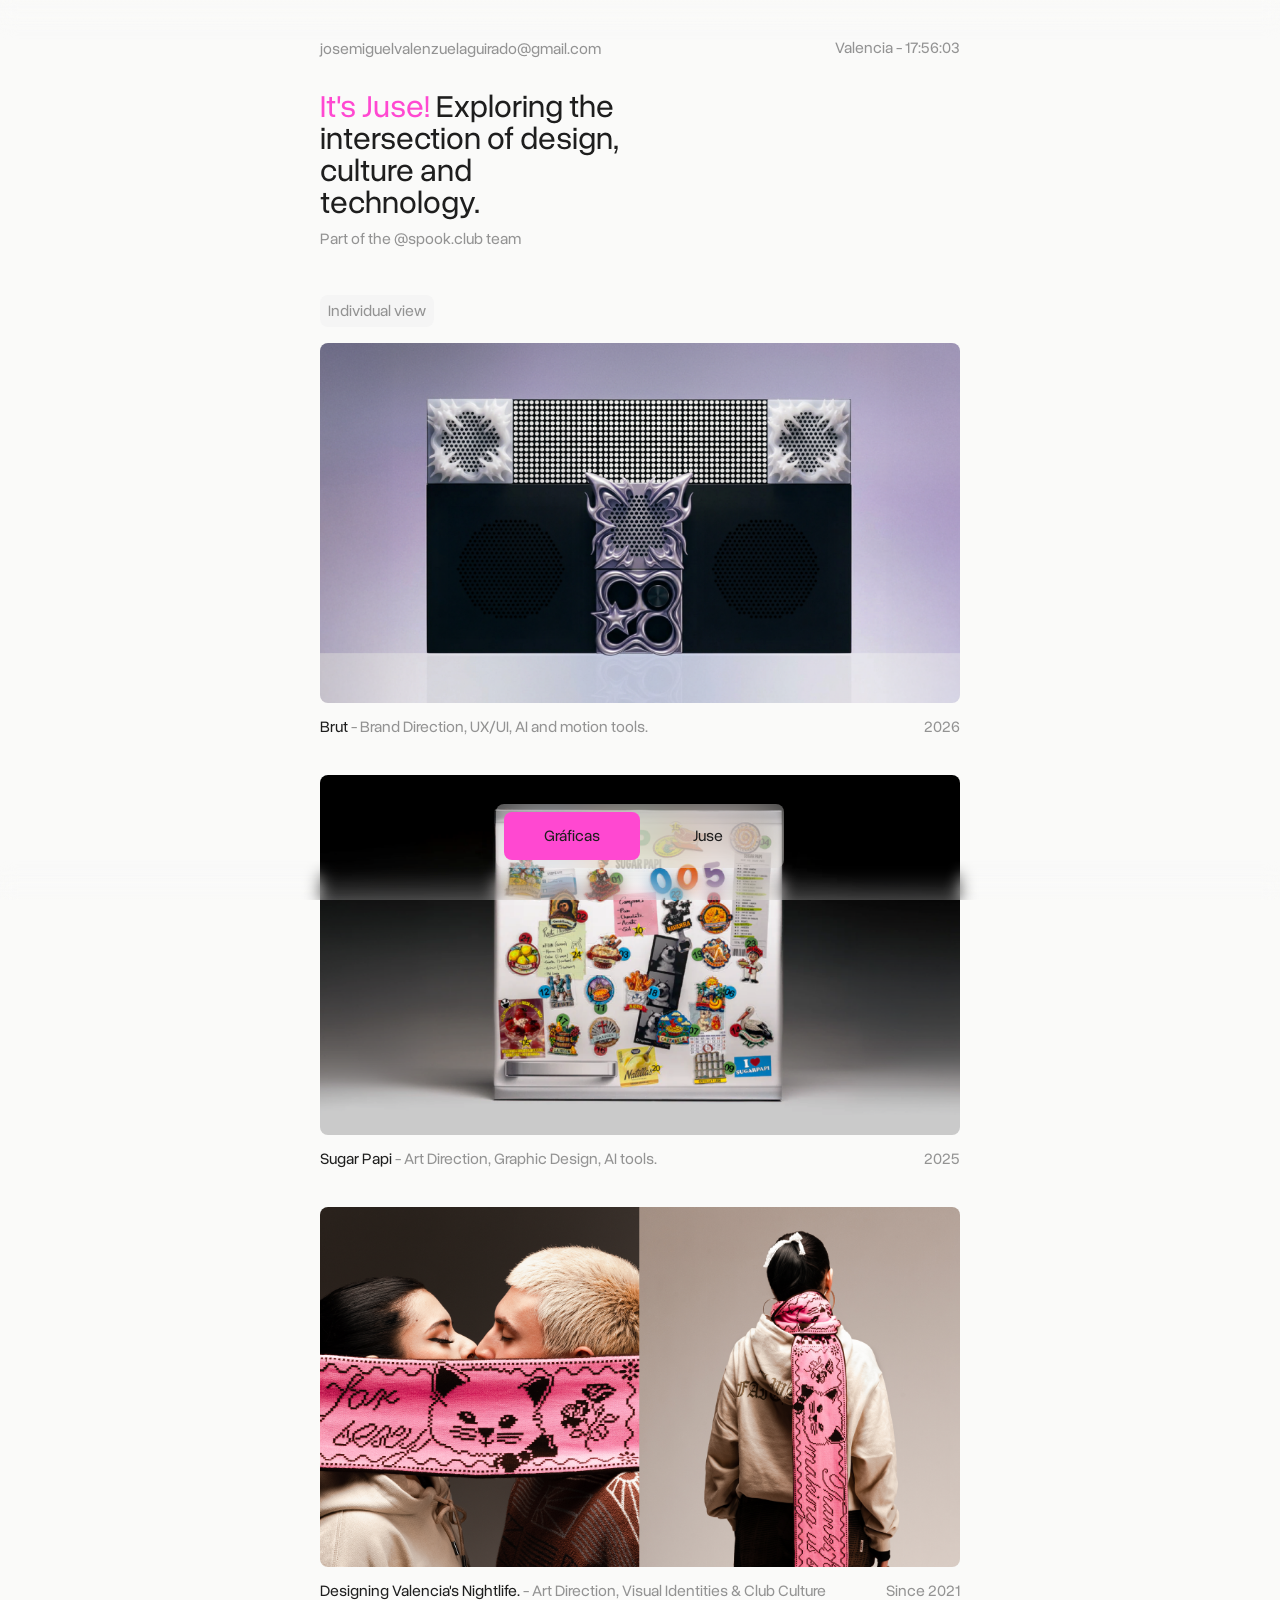
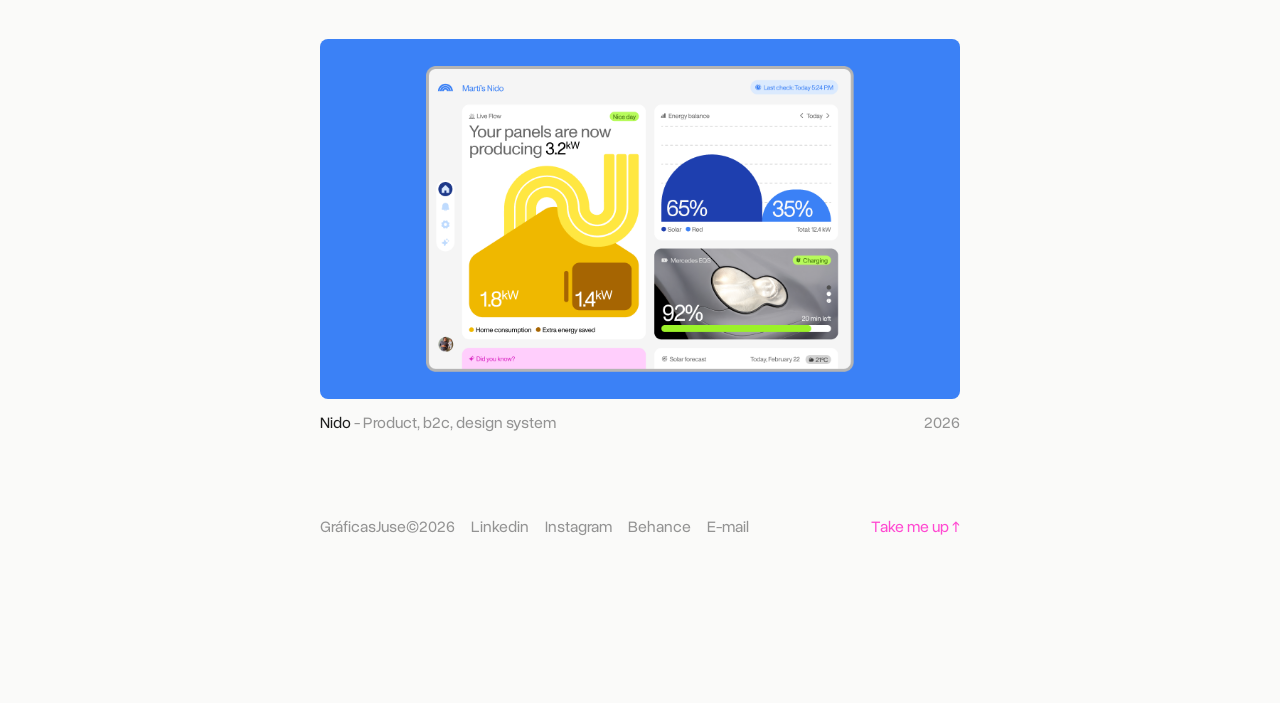
<file: index.html>
<!doctype html>
<html lang="es">
<head>
  <meta charset="utf-8">
  <meta name="viewport" content="width=device-width, initial-scale=1">
  <meta name="description" content="Portfolio de Juse. Gráficas, proyectos y trayectoria.">
  <title>portfolio</title>
  <link rel="stylesheet" href="styles.css">
  <script src="app.js" defer></script>
</head>
<body>
  <a class="skip" href="#contenido">Saltar al contenido</a>
  <div class="guides" aria-hidden="true"><i></i><i></i><i></i></div>
  <main id="contenido" class="center">
    <section id="graficas" role="tabpanel" aria-labelledby="tab-graficas">
      <div class="intro"><div class="email-control"><button type="button" class="copy-email" aria-label="Copiar correo: josemiguelvalenzuelaguirado@gmail.com">josemiguelvalenzuelaguirado@gmail.com</button><span class="copy-feedback" aria-hidden="true">Copied!</span></div><time class="valencia-clock" aria-label="Hora de Valencia"></time><h1><a class="juse-title-link" href="https://www.instagram.com/itsjusee/?hl=en" target="_blank" rel="noopener noreferrer">It's Juse!</a> Exploring the intersection of design, culture and technology.</h1><span class="current-role">Part of the <a href="https://www.instagram.com/spook.club/?hl=es" target="_blank" rel="noopener noreferrer">@spook.club</a> team</span></div>
      <div class="gallery-toolbar"><button type="button" class="gallery-view" aria-controls="projects-gallery" aria-label="Individual view. Switch to grid view">Individual view</button></div>
      <div class="gallery" id="projects-gallery" data-view="individual" aria-label="Galería de proyectos">
        <article class="project"><a class="project-open" href="brut.html" data-project="0" aria-label="Abrir proyecto: Brut"><img class="art project-cover" src="Recursos/Graficas/cover_project1.png" alt="" width="900" height="506" fetchpriority="high" decoding="async"><video class="project-hover-video" loop muted playsinline preload="none" data-preview-start="10" data-preview-end="23" aria-hidden="true"><source src="Recursos/Graficas/01%20Brut/quick_export05.mp4#t=10" type="video/mp4"></video></a><div class="caption"><div><h2><span class="project-name">Brut</span> - Brand Direction, UX/UI, AI and motion tools.</h2></div><span class="project-date">2026</span></div></article>
        <article class="project"><a class="project-open" href="sugar-papi.html" data-project="1" aria-label="Abrir proyecto: Sugar Papi"><img class="art project-cover" src="Recursos/Graficas/cover_project2.png" alt="" width="900" height="506" loading="lazy" decoding="async"><video class="project-hover-video" loop muted playsinline preload="none" aria-hidden="true"><source src="Recursos/Graficas/02%20Sugar%20Papi/portada_sugarpapi.mp4" type="video/mp4"></video></a><div class="caption"><div><h2><span class="project-name">Sugar Papi</span> - Art Direction, Graphic Design, AI tools.</h2></div><span class="project-date">2025</span></div></article>
        <article class="project"><a class="project-open" href="night-clubbing.html" data-project="3" aria-label="Abrir proyecto: Designing Valencia's Nightlife."><img class="art project-cover" src="Recursos/Graficas/cover_project3.png" alt="" width="900" height="506" loading="lazy" decoding="async"><video class="project-hover-video" loop muted playsinline preload="none" aria-hidden="true"><source src="Recursos/Graficas/04%20Clubbing/portada.mp4" type="video/mp4"></video></a><div class="caption"><div><h2><span class="project-name">Designing Valencia's Nightlife.</span> - Art Direction, Visual Identities &amp; Club Culture</h2></div><span class="project-date">Since 2021</span></div></article>
        <article class="project"><button type="button" class="project-open project-building" data-project="2" aria-label="Nido: en construcción" aria-expanded="false"><img class="art project-cover" src="Recursos/Graficas/cover_project4.png" alt="" width="900" height="506" loading="lazy" decoding="async"><span class="project-building-overlay"><span>🛠️ Currently building</span></span></button><div class="caption"><div><h2><span class="project-name">Nido</span> - Product, b2c, design system</h2></div><span class="project-date">2026</span></div></article>
      </div>
    </section>
    <section id="juse" role="tabpanel" aria-labelledby="tab-juse" hidden>
      <div class="intro">
        <div class="email-control"><button type="button" class="copy-email" aria-label="Copiar correo: josemiguelvalenzuelaguirado@gmail.com">josemiguelvalenzuelaguirado@gmail.com</button><span class="copy-feedback" aria-hidden="true">Copied!</span></div><time class="valencia-clock" aria-label="Hora de Valencia"></time>
        <div class="juse-bio"><h1><a class="juse-title-link" href="https://www.instagram.com/itsjusee/?hl=en" target="_blank" rel="noopener noreferrer">It's Juse!</a> I'm a multidisciplinary designer with six years of experience in graphic design and art direction, now expanding my practice into digital product and interactive experiences.</h1>
        <div class="about-copy">
          <p>My background in visual communication, combined with my recent focus on research, interaction and user experience, allows me to approach complex problems from both a creative and user-centred perspective.</p>
          <p>I'm curious, collaborative and always looking for new ways to learn, connect ideas and turn them into clear and meaningful experiences.</p>
        </div></div>
        <button type="button" class="juse-portrait" aria-label="Ver la siguiente foto de Juse"><img src="Recursos/Juse/yo%201.png" alt="Juse, foto 1 de 5" width="1080" height="1440" decoding="async"></button>
      </div>
      <div class="resume">
        <section class="resume-section" aria-labelledby="studies-title">
          <h2 id="studies-title">Studies</h2>
          <div class="resume-rows">
            <div class="resume-row"><span class="resume-detail"><span class="resume-name">EASD</span> · Master's Degree in Interactive Space Design</span></div>
            <div class="resume-row"><span class="resume-detail"><span class="resume-name">UPV</span> · Master's Degree in UX/UI Design</span></div>
            <div class="resume-row"><span class="resume-detail"><span class="resume-name">EDI Murcia</span> · Bachelor's Degree in Graphic Design</span></div>
          </div>
        </section>
        <section class="resume-section" aria-labelledby="experience-title">
          <h2 id="experience-title">Experience</h2>
          <div class="resume-rows">
            <div class="resume-row"><span class="resume-detail"><a class="resume-name" href="https://www.instagram.com/spook.club/" target="_blank" rel="noopener noreferrer">Spook Club</a> · Visual designer and Social Media</span><span class="resume-followers" aria-label="139 k followers">+139 k followers</span></div>
            <div class="resume-row"><span class="resume-detail"><a class="resume-name" href="https://www.instagram.com/sugarpapi.es/" target="_blank" rel="noopener noreferrer">Sugar Papi</a> · Art Director and Graphic designer</span><span class="resume-followers" aria-label="88 k followers">+88 k followers</span></div>
            <div class="resume-row"><span class="resume-detail"><a class="resume-name" href="https://www.instagram.com/rotoclubvlc/" target="_blank" rel="noopener noreferrer">Roto Club</a> · Art Director and Graphic designer</span><span class="resume-followers" aria-label="23 k followers">+23 k followers</span></div>
            <div class="resume-row"><span class="resume-detail"><a class="resume-name" href="https://www.instagram.com/pizzaclik/?hl=en" target="_blank" rel="noopener noreferrer">Pizzaclik</a> · Graphic designer</span><span class="resume-followers" aria-label="3 k followers">+3 k followers</span></div>
          </div>
        </section>
        <section class="resume-section" aria-labelledby="recognition-title">
          <h2 id="recognition-title">Recognition</h2>
          <div class="resume-rows" lang="es">
            <div class="resume-row"><span class="resume-detail"><a class="resume-name" href="https://som.robolot.online/robolotcon26/informacio-exposicions/" target="_blank" rel="noopener noreferrer">Robolot</a> · 2026 · Ponencia</span></div>
            <div class="resume-row"><span class="resume-detail"><a class="resume-name" href="https://mmmad.art/Exposicion-colectiva-10-SEGUNDOS-10-ARTISTAS-ed-VLC" target="_blank" rel="noopener noreferrer">MMMAD</a> · 2021 · 10 Segundos 10 Artistas: Valencia</span></div>
            <div class="resume-row"><span class="resume-detail"><a class="resume-name" href="https://2021.recreoartbookfair.es/" target="_blank" rel="noopener noreferrer">Recreo Art Book Fair</a> · 2021 · Participación vendiendo un fanzine</span></div>
            <div class="resume-row"><span class="resume-detail"><a class="resume-name" href="https://web.murcia.es/noticia/las-obras-cv-el-fanzine-y-pandemonium-ganadoras-del-creamurcia-en-las-categorias-de-artes" target="_blank" rel="noopener noreferrer">CreaMurcia</a> · 2021 · 1er Premio en Artes Visuales</span></div>
            <div class="resume-row"><span class="resume-detail"><a class="resume-name" href="https://www.mu-tantes.com/ediciones/2019-virus/" target="_blank" rel="noopener noreferrer">Mu-Tantes</a> · 2019 · Exposición Colectiva</span></div>
          </div>
        </section>
        <section class="resume-section" aria-labelledby="toolkit-title">
          <h2 id="toolkit-title">Current toolkit</h2>
          <p class="resume-toolkit">Adobe Creative Cloud, Figma, Touchdesigner, Visual Code, Midjourney, Krea.</p>
        </section>
      </div>
    </section>
    <footer><div class="footer-info"><span>GráficasJuse©<span id="year">2026</span></span><a href="https://www.linkedin.com/in/itsjusee" target="_blank" rel="noopener noreferrer">Linkedin</a><a href="https://www.instagram.com/itsjusee/?hl=es" target="_blank" rel="noopener noreferrer">Instagram</a><a href="https://www.behance.net/itsjusee" target="_blank" rel="noopener noreferrer">Behance</a><div class="email-control footer-email"><button type="button" class="copy-email" aria-label="Copiar correo: josemiguelvalenzuelaguirado@gmail.com">E-mail</button><span class="copy-feedback" aria-hidden="true">Copied!</span></div></div><a class="back-to-top" href="#contenido">Take me up <span aria-hidden="true">↑</span></a></footer>
  </main>
  <span class="copy-status" role="status" aria-live="polite"></span>
  <nav class="tab-shell" aria-label="Vistas del portfolio"><div class="tabs" role="tablist" aria-label="Modo"><button id="tab-graficas" role="tab" aria-controls="graficas" aria-selected="true" tabindex="0">Gráficas</button><button id="tab-juse" role="tab" aria-controls="juse" aria-selected="false" tabindex="-1">Juse</button></div></nav>
</body>
</html>
</file>
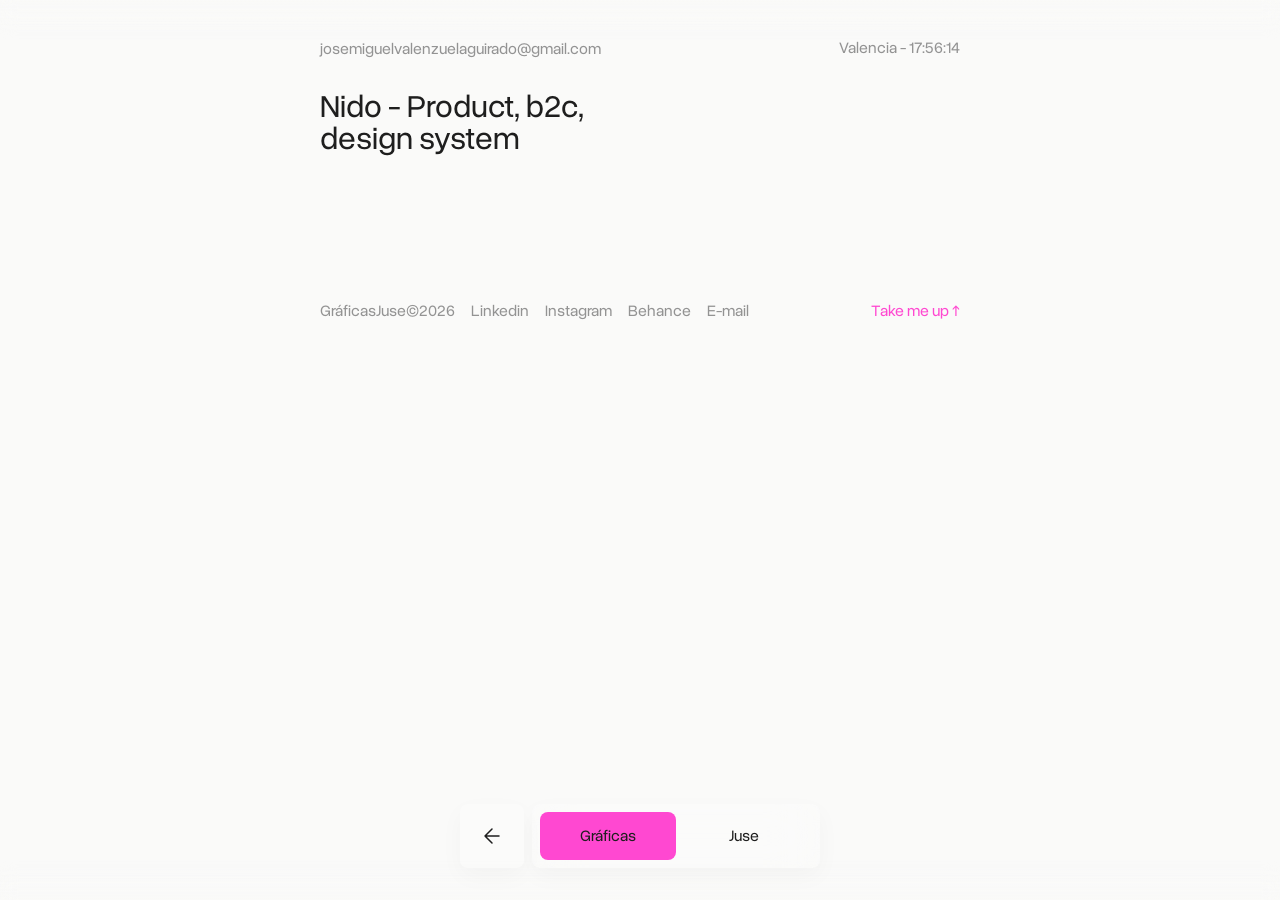
<file: nido.html>
<!doctype html>
<html lang="es">
<head>
  <meta charset="utf-8">
  <meta name="viewport" content="width=device-width, initial-scale=1">
  <meta name="description" content="Portfolio de Juse. Gráficas, proyectos y trayectoria.">
  <title>Nido | Juse</title>
  <link rel="stylesheet" href="styles.css">
  <script src="app.js" defer></script>
</head>
<body data-project-page="true">
  <a class="skip" href="#contenido">Saltar al contenido</a>
  <div class="guides" aria-hidden="true"><i></i><i></i><i></i></div>
  <main id="contenido" class="center">
    <section id="graficas" aria-label="Proyecto"><div class="intro"><div class="email-control"><button type="button" class="copy-email" aria-label="Copiar correo: josemiguelvalenzuelaguirado@gmail.com">josemiguelvalenzuelaguirado@gmail.com</button><span class="copy-feedback" aria-hidden="true">Copied!</span></div><time class="valencia-clock" aria-label="Hora de Valencia"></time><h1>Nido - Product, b2c, design system</h1></div></section>
    <footer><div class="footer-info"><span>GráficasJuse©<span id="year">2026</span></span><a href="https://www.linkedin.com/in/itsjusee" target="_blank" rel="noopener noreferrer">Linkedin</a><a href="https://www.instagram.com/itsjusee/?hl=es" target="_blank" rel="noopener noreferrer">Instagram</a><a href="https://www.behance.net/itsjusee" target="_blank" rel="noopener noreferrer">Behance</a><div class="email-control footer-email"><button type="button" class="copy-email" aria-label="Copiar correo: josemiguelvalenzuelaguirado@gmail.com">E-mail</button><span class="copy-feedback" aria-hidden="true">Copied!</span></div></div><a class="back-to-top" href="#contenido">Take me up <span aria-hidden="true">↑</span></a></footer>
  </main>
  <span class="copy-status" role="status" aria-live="polite"></span>
  <nav class="tab-shell" aria-label="Vistas del portfolio"><a class="project-back" href="index.html#graficas" aria-label="Volver a Gráficas"><svg viewBox="0 0 24 24" width="24" height="24" fill="none" stroke="currentColor" stroke-width="1.5" stroke-linecap="round" stroke-linejoin="round" aria-hidden="true"><path d="m12 5-7 7 7 7M5 12h14"/></svg></a><div class="tabs" role="tablist" aria-label="Modo"><button id="tab-graficas" role="tab" aria-controls="graficas" aria-selected="true" tabindex="0">Gráficas</button><button id="tab-juse" role="tab" aria-controls="juse" aria-selected="false" tabindex="-1">Juse</button></div></nav>
</body>
</html>
</file>
<file: styles.css>
/* All pixel dimensions follow an 8px scale. Fluid type snaps to 8px steps. */
*{box-sizing:border-box} :root{--pink:#ff40d4;--ink:#202020;--muted:#777;--line:#e9e9e9}html{scroll-behavior:smooth;scroll-padding-top:32px}body{margin:0;background:#fafaf9;color:var(--negro);font-family:"Overused Grotesk",Arial,sans-serif;-webkit-font-smoothing:antialiased}button,a{-webkit-tap-highlight-color:transparent}button{font:inherit;color:var(--negro)}a{color:var(--negro);text-decoration:none}button:focus-visible,a:focus-visible{outline:8px solid #b00086;outline-offset:8px}[hidden]{display:none!important}.guides{position:fixed;inset:0;pointer-events:none;display:flex;justify-content:space-evenly;z-index:-1}.guides i{width:8px;background:var(--line)}.header{padding:32px 40px;display:flex;align-items:center;justify-content:space-between}.wordmark{font-size:24px;letter-spacing:0;font-weight:700}.wordmark span{font-size:16px;vertical-align:top;margin-left:8px;letter-spacing:0}.edition{font-size:8px;color:var(--negro)}.center{width:50%;margin:auto}.intro{padding:80px 32px 48px}.eyebrow{font-size:8px;letter-spacing:0}.intro h1{font-size:round(nearest,clamp(48px,5.8vw,104px),8px);font-weight:400;line-height:100%;letter-spacing:0;margin:32px 0}.intro-bottom{display:flex;align-items:flex-end;justify-content:space-between}.intro-bottom p{font-size:16px;line-height:100%;margin:0}.down{font-size:32px;font-weight:400}.gallery{display:grid;grid-template-columns:repeat(2,minmax(0,1fr));gap:40px 24px}.project{display:block;width:100%;padding:0;border:0;background:none;text-align:left;cursor:pointer}.art{position:relative;display:block;aspect-ratio:3/4;container-type:inline-size;overflow:hidden;isolation:isolate;transition:filter .25s}.project:hover .art{filter:saturate(1.15)}.art-one{background:#dbe851;color:var(--negro)}.poster-title{position:absolute;left:7%;top:8%;font-size:round(nearest,clamp(48px,7.2vw,112px),8px);line-height:100%;letter-spacing:0;z-index:2}.poster-title em{font-family:inherit;font-weight:400}.orb{position:absolute;display:block;width:65%;aspect-ratio:1;border-radius:50%;right:-9%;bottom:-8%;background:radial-gradient(circle at 35% 28%,#f5f6eb 0%,#b4b5a0 16%,#494f40 30%,#d8dbc3 40%,#727960 48%,#1a2319 66%,#cdd1aa 80%);box-shadow:-24px 24px 40px #414a2c55;transform:rotate(-24deg);transition:transform .6s}.project:hover .orb{transform:rotate(0deg) scale(1.04)}.art-label{position:absolute;bottom:6%;left:7%;font-size:8px;letter-spacing:0;z-index:2}.caption{display:flex;justify-content:space-between;gap:16px;padding:16px 16px 0;font-size:16px}.caption small{display:block;color:var(--negro);font-size:8px;margin-top:8px}.caption>span:last-child{font-size:8px;white-space:nowrap}.art-two{background:#552df4;color:var(--negro)}.mini-top{position:absolute;top:7%;left:7%;font-size:8px;letter-spacing:0}.type-stack{position:absolute;top:17%;left:7%;font-size:round(nearest,clamp(48px,8.3vw,136px),8px);letter-spacing:0;line-height:100%;font-weight:700;transform:rotate(-7deg)}.type-stack em{color:var(--negro);font-style:normal}.art-three{background:#f0c5dc;color:var(--negro)}.orbit{position:absolute;left:10%;top:10%;width:80%;height:80%;border:8px solid #79405d;border-radius:50%;transform:rotate(-30deg) scaleX(.45)}.o2{transform:rotate(30deg) scaleX(.45)}.o3{transform:rotate(90deg) scaleX(.45)}.orbit-title{position:absolute;left:8%;top:12%;font-size:round(nearest,clamp(48px,8vw,128px),8px);line-height:100%;letter-spacing:0}.orbit-title span{display:block;text-align:right}.demo-note{padding:24px 16px 0;color:var(--negro);font-size:8px;line-height:100%}.tab-shell{position:fixed;bottom:32px;left:50%;transform:translateX(-50%);z-index:5;padding:8px;border:8px solid #ffffff88;border-radius:104px;background:#f6f6f49e;backdrop-filter:blur(24px);-webkit-backdrop-filter:blur(24px);box-shadow:0 8px 24px #0000000a}.tabs{display:flex;gap:8px}.tabs button{border:0;border-radius:104px;min-width:160px;padding:16px 32px;font-size:24px;letter-spacing:0;background:transparent;cursor:pointer;transition:background .2s,color .2s}.tabs button[aria-selected=true]{background:var(--pink);color:var(--negro)}.pink{color:var(--negro)}.about-intro{padding:32px 32px 56px;border-top:8px solid var(--line)}.about-intro h2{font-size:round(nearest,clamp(32px,3.2vw,48px),8px);font-weight:400;letter-spacing:0;line-height:100%}.about-intro p{font-size:16px;line-height:100%;max-width:392px;color:var(--negro)}.pending{font-size:8px;color:var(--negro)}.cv-section{padding:32px;border-top:8px solid #dcdcdc}.cv-section h2{font-size:16px;display:flex;justify-content:space-between;font-weight:400;margin:0 0 32px}.cv-section h2 span{color:var(--negro);font-size:8px}.cv-row{display:grid;grid-template-columns:1fr 2fr;gap:24px}.cv-row>span{font-size:8px;color:var(--negro)}.cv-row h3{font-size:16px;margin:0 0 8px;font-weight:400}.cv-row p,.placeholder-copy{font-size:16px;line-height:100%;color:var(--negro);margin:0}.cv-note{padding:32px;font-size:16px;color:var(--negro);border-top:8px solid var(--line)}footer{display:flex;justify-content:space-between;margin-top:64px;padding:24px 16px 152px;font-size:8px;color:var(--negro)}dialog{border:0;padding:0;width:min(800px,90vw);max-height:90dvh;background:#fafaf9;color:var(--negro)}dialog::backdrop{background:#17171788;backdrop-filter:blur(8px)}.dialog-toolbar{display:flex;align-items:center;justify-content:space-between;padding:16px 24px;font-size:8px;letter-spacing:0}.dialog-toolbar button,.project-nav button{border:0;background:transparent;cursor:pointer;padding:8px;font-size:16px}.project-info{padding:32px}.project-info h2{font-size:40px;font-weight:400;letter-spacing:0;margin:24px 0}.project-info p{font-size:16px;line-height:100%;max-width:520px;color:var(--negro)}.project-nav{display:flex;align-items:center;justify-content:space-between;margin-top:32px;border-top:8px solid #ddd;padding-top:16px}.project-nav span{font-size:8px;color:var(--negro)}body.modal-open{overflow:hidden}.skip{position:fixed;top:-104px;left:24px;z-index:20;background:white;padding:16px}.skip:focus{top:8px}
@media(min-width:1800px){.center{max-width:1000px}}@media(width < 768px){.center{width:100%}.guides i:first-child,.guides i:last-child{visibility:hidden}.header{padding:24px}.edition{font-size:8px}.intro{padding:64px 24px 40px}.intro h1{font-size:64px}.gallery{gap:32px 16px}.poster-title{font-size:round(nearest,18vw,8px)}.type-stack{font-size:round(nearest,22vw,8px)}.orbit-title{font-size:round(nearest,21vw,8px)}.caption{padding-left:24px;padding-right:24px}.tab-shell{bottom:24px;padding:8px}.tabs button{min-width:128px;font-size:24px;padding:16px 24px}.about-intro,.cv-section{padding-left:24px;padding-right:24px}.about-intro h2{font-size:40px}.demo-note{padding-left:24px;padding-right:24px}dialog{width:94vw;max-height:92dvh}.project-info{padding:24px}}@media(prefers-reduced-motion:reduce){html{scroll-behavior:auto}*,*::before,*::after{transition:none!important}}

/* Scale the sample artwork to each portrait frame, including the project viewer. */
@font-face{font-family:"Overused Grotesk";src:url("assets/fonts/OverusedGrotesk-Roman.otf") format("opentype");font-weight:400;font-style:normal;font-display:swap}
@font-face{font-family:"Overused Grotesk";src:url("assets/fonts/OverusedGrotesk-Italic.otf") format("opentype");font-weight:400;font-style:italic;font-display:swap}
@font-face{font-family:"Overused Grotesk";src:url("assets/fonts/OverusedGrotesk-Bold.otf") format("opentype");font-weight:700;font-style:normal;font-display:swap}
@font-face{font-family:"Overused Grotesk";src:url("assets/fonts/OverusedGrotesk-BoldItalic.otf") format("opentype");font-weight:700;font-style:italic;font-display:swap}
.tab-shell{width:min(480px,calc(100% - 32px));padding:16px;border:0;border-radius:24px;background:rgba(255,255,255,.2);backdrop-filter:blur(24px);-webkit-backdrop-filter:blur(24px);box-shadow:0 8px 24px #00000008;transition:transform .25s ease,opacity .25s ease,visibility .25s}
.tabs{gap:0}
.tabs button{flex:1;min-width:0;padding:24px 16px;border-radius:16px;font-size:24px;font-weight:400;line-height:100%;letter-spacing:0;color:var(--negro)}
.tabs button[aria-selected=true]{background:var(--pink);color:var(--negro)}
@media(min-width:768px){.tab-shell{width:288px;padding:8px;border-radius:24px}.tabs button{height:48px;padding:8px 16px;font-size:16px;line-height:100%;border-radius:16px}}
.tab-shell:has(:focus-visible){opacity:1;visibility:visible;transform:translateX(-50%)}
@media all{
  .tab-shell{
    transition:transform .2s ease-out,opacity .15s ease,visibility 0s;
  }
  .tab-shell.is-scroll-hidden:not(:has(:focus-visible)){
    opacity:0;
    visibility:hidden;
    transform:translate(-50%,120px);
    pointer-events:none;
    transition:transform .7s cubic-bezier(.4,0,.2,1),opacity .3s ease .3s,visibility 0s .7s;
  }
}
@media(width < 768px){.tab-shell{padding:8px;border-radius:16px}.tabs button{padding:16px 8px;font-size:24px;border-radius:16px}}
.art .poster-title{font-size:round(nearest,28cqw,8px)}
.art .type-stack{font-size:round(nearest,32cqw,8px)}
.art .orbit-title{font-size:round(nearest,30cqw,8px)}
.art .art-label{font-size:round(nearest,clamp(8px,2cqw,8px),8px);letter-spacing:0}
.art .mini-top{font-size:round(nearest,clamp(8px,1.8cqw,8px),8px);letter-spacing:0}
@media(max-width:600px){.gallery{grid-template-columns:minmax(0,1fr)}}
@media(width < 768px){.gallery .caption{padding:16px 8px 0;gap:8px;font-size:16px}.gallery .caption small{font-size:8px;line-height:100%}.gallery .caption>span:last-child{font-size:8px}}

/* Tab corner radius. */
.intro h1{font-size:32px;line-height:100%}
.tab-shell,.tabs button{border-radius:8px}

/* Fade the viewport content into a soft blur along the bottom edge. */
body::before,body::after{
  content:"";
  position:fixed;
  inset:auto 0 0;
  height:40px;
  z-index:4;
  pointer-events:none;
  background:linear-gradient(to bottom,transparent,rgba(250,250,249,.24));
  -webkit-backdrop-filter:blur(8px);
  backdrop-filter:blur(8px);
  -webkit-mask-image:linear-gradient(to bottom,transparent,rgba(0,0,0,.16) 24%,rgba(0,0,0,.64) 64%,#000);
  mask-image:linear-gradient(to bottom,transparent,rgba(0,0,0,.16) 24%,rgba(0,0,0,.64) 64%,#000);
}
body::before{
  inset:0 0 auto;
  background:linear-gradient(to top,transparent,rgba(250,250,249,.24));
  -webkit-mask-image:linear-gradient(to top,transparent,rgba(0,0,0,.16) 24%,rgba(0,0,0,.64) 64%,#000);
  mask-image:linear-gradient(to top,transparent,rgba(0,0,0,.16) 24%,rgba(0,0,0,.64) 64%,#000);
}

/* Design palette: names shared with the portfolio's visual direction. */
/* Reglas: column guides temporarily hidden. Remove this rule to show them again. */
.guides{display:none}
:root{
  --rosa:#FF48D1;
  --azul:#3D77FF;
  --verde:#34C759;
  --gris-claro:#F5F5F5;
  --gris-oscuro:#939393;
  --negro:#1E1E1E;
  --pink:var(--rosa);
  --ink:var(--negro);
  --muted:var(--negro);
}
/* Align the introduction with the left project column on desktop. */
@media(min-width:768px){
  :is(#graficas,#juse)>.intro{
    display:grid;
    grid-template-columns:repeat(2,minmax(0,1fr));
    column-gap:24px;
    padding:0 0 48px;
  }
  :is(#graficas,#juse)>.intro>*{grid-column:1}
  :is(#graficas,#juse)>.intro h1{margin:32px 0 24px}
}
/* Use the same 100% line height across all text and controls. */
body{line-height:100%}
body *{line-height:100%}
.current-role{display:block;font-size:16px;line-height:100%}
#graficas>.intro>h1{margin-bottom:12px}
.current-role a:hover,.current-role a:focus-visible{color:var(--rosa)}
.current-role,.current-role a{color:var(--gris-oscuro)}
.project-open{display:block;width:100%;padding:0;border:0;background:none;text-align:left;cursor:pointer}
.project-cursor{position:fixed;top:0;left:0;z-index:10;padding:8px 12px;border-radius:8px;background:var(--rosa);color:var(--negro);font-size:16px;font-weight:400;line-height:100%;white-space:nowrap;pointer-events:none;user-select:none;visibility:hidden}
.project-cursor.is-gallery{background:var(--azul)}
@media(hover:hover) and (pointer:fine){
  .project-open{cursor:pointer}
  .project-cursor.is-visible{visibility:visible}
}
.art{border-radius:8px}
.gallery .art{transition:filter .25s,border-radius .25s ease}
.gallery .project-open{transition:border-radius .25s ease}
@media(hover:hover) and (pointer:fine){
  .gallery .project-open:hover,.gallery .project-open:hover .art{border-radius:16px}
}
.gallery{grid-template-columns:minmax(0,1fr)}
.gallery .art{aspect-ratio:16/9}
.gallery .project-cover{width:100%;object-fit:cover;height:auto}
.art-four{background:var(--azul)}
.gallery .caption h2{margin:0;font-size:16px;font-weight:400;line-height:100%;color:var(--gris-oscuro)}
.gallery .caption{padding-left:0;padding-right:0}
.gallery .caption .project-name{color:var(--negro)}
.gallery .caption>div{white-space:normal;transform:none}
footer{display:grid;grid-template-columns:repeat(2,minmax(0,1fr));gap:24px;padding-left:0;padding-right:0;font-size:16px;color:var(--gris-oscuro)}
footer a{color:var(--gris-oscuro)}
.footer-info{display:flex;flex-wrap:wrap;align-items:baseline;gap:16px}
@media(width >= 768px){
  .footer-info{width:max-content;flex-wrap:nowrap;white-space:nowrap}
}
.footer-info>span{color:var(--gris-oscuro)}
.footer-info #year{color:inherit}
.footer-info a:hover,.footer-info a:focus-visible{color:var(--rosa)}
.back-to-top{display:block;justify-self:end;text-align:right;align-self:start;padding:16px 0;margin-top:-16px}
.back-to-top span{display:inline-block;color:inherit}
.back-to-top:hover,.back-to-top:focus-visible{animation:back-to-top-hop .6s ease-in-out}
@keyframes back-to-top-hop{0%,100%{transform:translateY(0)}40%{transform:translateY(-8px)}70%{transform:translateY(0)}85%{transform:translateY(-4px)}}
@media(width < 768px){footer{padding-left:24px;padding-right:24px}}
:is(#graficas,#juse)>.intro{padding-top:40px}
.valencia-clock{display:block;font-size:16px;text-align:right;white-space:nowrap;color:var(--gris-oscuro)}
@media(min-width:768px){
  :is(#graficas,#juse)>.intro>.current-role{grid-row:1}
  :is(#graficas,#juse)>.intro>.valencia-clock{grid-column:2;grid-row:1;align-self:start}
}
@media(width < 768px){
  :is(#graficas,#juse)>.intro{display:grid;grid-template-columns:minmax(0,1fr) auto;column-gap:16px}
  :is(#graficas,#juse)>.intro>h1,:is(#graficas,#juse)>.intro>.intro-bottom{grid-column:1 / -1}
}

/* Project dates share the title baseline in the right column. */
.gallery .caption{display:grid;grid-template-columns:minmax(0,1fr) auto;align-items:baseline}
.gallery .caption>.project-date{font-size:16px;font-weight:400;line-height:100%;color:var(--gris-oscuro);text-align:right;white-space:nowrap;transform:none}

/* Mobile projects align with the introduction and crop the artwork to a square. */
@media(width < 768px){
  .gallery{padding-inline:24px}
  .gallery .project-open{position:relative;aspect-ratio:1 / 1;overflow:hidden;border-radius:8px}
  .gallery .art{position:absolute;top:0;left:50%;width:177.777778%;height:100%;aspect-ratio:16 / 9;transform:translateX(-50%);border-radius:0}
  .gallery .project-open:is([href="brut.html"],[href="night-clubbing.html"],[href="nido.html"]) .project-cover{left:0;right:auto;transform:none;object-position:left center}
  .gallery .project-open[href="night-clubbing.html"] .project-cover{transform:scale(1.16);transform-origin:left center}
  .gallery .caption{padding-inline:0}
}
/* Compact mobile navigation with the same scroll behavior as desktop. */
@media(width < 768px){
  .tab-shell{width:min(256px,calc(100% - 48px));padding:8px}
  .tabs button{min-width:0;height:48px;padding:8px 16px;font-size:16px}
}
/* Mobile footer: identity and back link above one row of social links. */
@media(width < 768px){
  footer{grid-template-columns:max-content max-content minmax(0,1fr);gap:16px}
  .footer-info{display:contents}
  .footer-info>span{grid-column:1 / -1;grid-row:1;justify-self:start}
  footer .back-to-top{grid-column:1 / -1;grid-row:1;white-space:nowrap}
  .footer-info>a{grid-row:2;white-space:nowrap}
  .footer-info>a:nth-of-type(1){grid-column:1}
  .footer-info>a:nth-of-type(2){grid-column:2}
  .footer-info>a:nth-of-type(3){grid-column:3}
}
@media(width < 768px){
  .gallery .caption>.project-date{display:none}
  .gallery .caption{grid-template-columns:minmax(0,1fr)}
}

/* Biography follows the same left column and type scale as the project captions. */
#juse .about-copy{font-size:16px;font-weight:400;color:var(--negro)}
#juse .about-copy p{margin:0 0 16px;line-height:120%}
#juse .about-copy p:last-child{margin-bottom:0}
@media(width < 768px){#juse .about-copy{grid-column:1 / -1}}
@media(width < 768px){
  :is(#graficas,#juse)>.intro h1{margin-top:64px}
}

/* Full-width biography details, with the same 16px type as project headings. */
.resume{display:grid;gap:40px;font-size:16px;font-weight:400;color:var(--negro)}
.resume-section h2{display:inline-block;margin:0 0 24px;padding:4px 8px;border-radius:8px;background:var(--gris-claro);font-size:16px;font-weight:400}
.resume-rows{display:grid;gap:8px}
.resume-row{display:grid;grid-template-columns:minmax(0,1fr);column-gap:16px;color:var(--gris-oscuro)}
.resume-row>span{line-height:120%}
.resume-name{color:var(--negro)}

.resume-toolkit{margin:0;line-height:120%}
@media(width < 768px){
  .resume{padding-inline:24px}
  .resume-rows{gap:24px}
  .resume-row{grid-template-columns:minmax(0,1fr);gap:4px 16px}
  .resume-detail{grid-column:1;grid-row:1}


}
@media(hover:hover){
  .tabs button[aria-selected=false]:hover{background:var(--gris-claro)}
}

/* Portrait shares the biography row and keeps an Instagram 3:4 frame. */
.juse-portrait{display:block;width:100%;height:auto;aspect-ratio:3 / 4;padding:0;border:0;background:var(--gris-claro);border-radius:8px;overflow:hidden;position:relative;cursor:pointer}
.juse-portrait img{position:absolute;inset:0;display:block;width:100%;height:100%;object-fit:cover;object-position:center top}
@media(min-width:768px){
  #juse>.intro>.juse-bio{grid-column:1;grid-row:2}
  #juse>.intro>.juse-portrait{grid-column:2;grid-row:2;align-self:stretch;margin-top:32px;height:0;min-height:calc(100% - 32px);aspect-ratio:auto}
}
@media(width < 768px){
  #juse>.intro>.juse-bio,#juse>.intro>.juse-portrait{grid-column:1 / -1}
  #juse>.intro>.juse-portrait{margin-top:24px}
}
/* Copyable email replaces the role in the shared header. */
.copy-email{display:block;min-width:0;padding:0;border:0;background:none;font-size:16px;font-weight:400;line-height:120%;color:var(--gris-oscuro);text-align:left;overflow-wrap:anywhere;cursor:pointer;justify-self:start;align-self:start}
.copy-email:hover,.copy-email:focus-visible{color:var(--gris-oscuro);text-decoration:underline;text-underline-offset:3px}
.copy-status{position:absolute;width:1px;height:1px;padding:0;margin:-1px;overflow:hidden;clip-path:inset(50%);white-space:nowrap}
@media(min-width:768px){
  :is(#graficas,#juse)>.intro>.email-control{grid-column:1;grid-row:1}
  #graficas>.intro>.current-role{grid-column:1;grid-row:3}
}
@media(width < 768px){
  #graficas>.intro>.current-role{grid-column:1 / -1}
}
/* Clipboard feedback floats beside the address without shifting the layout. */
.email-control{position:relative;min-width:0;align-self:start;justify-self:start;max-width:100%}
.copy-feedback{position:absolute;left:calc(100% + 8px);top:50%;z-index:6;padding:4px 8px;border-radius:8px;background:var(--rosa);color:var(--negro);font-size:16px;line-height:120%;white-space:nowrap;pointer-events:none;opacity:0;visibility:hidden;transform:translate(4px,-50%);transition:opacity .15s ease,transform .15s ease,visibility .15s}
.email-control.is-copied .copy-feedback{opacity:1;visibility:visible;transform:translate(0,-50%)}
@media(width < 768px){
  .copy-feedback{left:0;top:calc(100% + 8px);transform:translateY(4px)}
  .email-control.is-copied .copy-feedback{transform:translateY(0)}
}

a.resume-name:hover,a.resume-name:focus-visible{color:var(--rosa)}

/* Experience follower counts align to the right of each company row. */
.resume-section[aria-labelledby="experience-title"] .resume-row{grid-template-columns:minmax(0,1fr) max-content;align-items:baseline}
.resume-followers{color:var(--gris-oscuro);text-align:right;white-space:nowrap}
/* Experience details and follower counts share the left desktop column. */
@media(min-width:768px){
  .resume-section[aria-labelledby="experience-title"] .resume-rows{width:calc((100% - 24px) / 2)}
}
/* Mobile header stacks the clock above the full-width email. */
@media(width < 768px){
  :is(#graficas,#juse)>.intro{row-gap:0}
  :is(#graficas,#juse)>.intro>.valencia-clock{grid-column:1 / -1;grid-row:1;text-align:left;justify-self:start}
  :is(#graficas,#juse)>.intro>.email-control{grid-column:1 / -1;grid-row:2;justify-self:stretch;margin-top:4px}
  .email-control .copy-email{width:100%;font-size:clamp(12px,3.7vw,16px);white-space:nowrap;overflow-wrap:normal}
  .copy-email:focus,.copy-email:focus-visible{outline:none}
}
/* One shared pink indicator slides between the two tabs. */
.tabs{position:relative;isolation:isolate}
.tabs::before{content:"";position:absolute;inset:0 auto 0 0;width:50%;border-radius:8px;background:var(--rosa);pointer-events:none;transform:translateX(0);transition:transform .25s cubic-bezier(.22,.61,.36,1)}
.tabs:has(button:nth-child(2)[aria-selected="true"])::before{transform:translateX(100%)}
.tabs button{position:relative;z-index:1}
.tabs button[aria-selected="true"]{background:transparent}
.juse-title-link{color:var(--rosa)}

.project-cursor.is-building{background:var(--gris-oscuro)}
.project-building{position:relative;overflow:hidden}
.project-building-overlay{position:absolute;inset:0;display:grid;place-items:center;background:rgba(255,255,255,.5);opacity:0;pointer-events:none;transition:opacity .2s ease}
.project-building-overlay>span{padding:8px 12px;border-radius:8px;background:var(--gris-oscuro);color:var(--negro);font-size:16px;line-height:100%;white-space:nowrap}
.project-building.is-building-visible .project-building-overlay{opacity:1}
@media(width < 768px){.gallery .project-building .project-cover{left:0;right:auto;transform:none;object-position:left center}}

/* Fade and slide project labels independently of their cursor position. */
.project-cursor{opacity:0;translate:0 6px;transition:opacity .18s ease,translate .22s cubic-bezier(.22,.61,.36,1),visibility 0s .22s}
@media(hover:hover) and (pointer:fine){
  .project-cursor.is-visible{opacity:1;translate:0 0;visibility:visible;transition-delay:0s}
}
/* Project back link travels with the floating tab navigation. */
.project-back{position:absolute;right:calc(100% + 8px);top:0;display:flex;align-items:center;justify-content:center;width:64px;height:64px;border-radius:8px;background:rgba(255,255,255,.2);backdrop-filter:blur(24px);-webkit-backdrop-filter:blur(24px);box-shadow:0 8px 24px #00000008;color:var(--negro);transition:background .2s ease}
.project-back:hover{background:var(--gris-claro)}
@media(width < 768px){
  body[data-project-page] .tab-shell{width:min(256px,calc(100% - 112px));margin-left:36px}
}
/* Make room for the back button as the project navigation enters. */
body[data-project-page] .tab-shell{margin-left:36px;animation:project-nav-enter .35s cubic-bezier(.22,.61,.36,1) both}
body[data-project-page] .project-back{animation:project-back-enter .3s cubic-bezier(.22,.61,.36,1) .08s both}
@keyframes project-nav-enter{from{margin-left:0}to{margin-left:36px}}
@keyframes project-back-enter{from{opacity:0;transform:translateX(12px)}to{opacity:1;transform:translateX(0)}}
@media(prefers-reduced-motion:reduce){
  body[data-project-page] .tab-shell,body[data-project-page] .project-back{animation:none}
}
footer .back-to-top{color:var(--rosa)}
.footer-email .copy-email{font-size:16px;line-height:100%;white-space:nowrap}
.footer-email .copy-email:hover,.footer-email .copy-email:focus-visible{color:var(--rosa);text-decoration:none}
@media(width < 768px){
  footer{grid-template-columns:repeat(3,max-content) minmax(0,1fr)}
  .footer-email{grid-row:2;grid-column:4}
  .footer-email .copy-feedback{left:auto;right:0}
}

/* Brut case study and persistent desktop section index. */
.brut-page .guides{display:none}
.brut-case{padding-top:16px}
.brut-section{margin-bottom:64px;scroll-margin-top:48px}
.brut-meta{display:flex;justify-content:space-between;gap:24px;color:var(--rosa);font-size:16px}
.brut-case h1,.brut-case h3{font-weight:400;font-size:32px;line-height:100%;margin:24px 0}
@media(min-width:768px){
  .brut-case h1,.brut-case h3,.brut-case p{width:calc((100% - 24px) / 2)}
}
.brut-case p{font-size:16px;line-height:120%;margin:24px 0;max-width:960px}
.brut-label{display:inline-block;font-size:16px;font-weight:400;line-height:100%;padding:4px 8px;border-radius:8px;background:var(--gris-claro);margin:0}
.brut-credits a{text-decoration:none}
.brut-credits a:hover,.brut-credits a:focus-visible{color:var(--rosa)}
.brut-frames{container-type:inline-size;margin-top:40px;background:#fafaf9;border-radius:8px;overflow:hidden}
.brut-frames-track{display:flex;align-items:center;gap:2cqw;height:56.25cqw;padding:2cqw;overflow-x:auto;scroll-snap-type:x proximity;scroll-padding-inline:2cqw;scrollbar-width:none;cursor:grab;touch-action:pan-x pan-y;user-select:none}
.brut-frames-track::-webkit-scrollbar{display:none}
.brut-frames-track.is-dragging{cursor:grabbing;scroll-snap-type:none}
.sugar-magnets{background:#fff}
.sugar-magnets .brut-frames-track{gap:0;padding:0;scroll-padding-inline:0;background:transparent}
.sugar-magnets .brut-frames-track:focus-visible{outline:3px solid var(--azul);outline-offset:-3px}
.brut-frame{flex:0 0 auto;height:38cqw;aspect-ratio:3 / 5;background:var(--azul);background-size:cover;background-position:center;scroll-snap-align:start}
.brut-frame:nth-child(2){background-color:#b8c6ce}
.brut-frame:nth-child(3){background-color:var(--rosa)}
.brut-frame:nth-child(4){background-color:#39364d}
.brut-frame:nth-child(5){background-color:#bcbcbc}
img.brut-frame{display:block;width:auto;height:100%;max-width:none;aspect-ratio:auto;object-fit:contain;background:transparent;-webkit-user-drag:none}
.brut-identity-gallery{position:relative;margin-top:40px;--identity-one:var(--azul);--identity-two:var(--rosa);--identity-three:var(--negro)}
.brut-identity-track{display:flex;overflow-x:auto;scroll-snap-type:x mandatory;scrollbar-width:none;border-radius:8px}
.brut-identity-track::-webkit-scrollbar{display:none}
.sugar-product-gallery img.brut-identity-slide{display:block;width:100%;object-fit:cover}
#oven-anniversary-track{aspect-ratio:16 / 9;align-items:flex-start}
#oven-anniversary-track img.brut-identity-slide{display:block;width:100%;height:auto;aspect-ratio:16 / 9;object-fit:contain}
.brut-identity-slide{flex:0 0 100%;min-width:0;aspect-ratio:16 / 9;scroll-snap-align:start;background:var(--identity-one);background-size:cover;background-position:center}
.brut-identity-slide:nth-child(2){background:var(--identity-two);background-size:cover;background-position:center}
.brut-identity-slide:nth-child(3){background:var(--identity-three);background-size:cover;background-position:center}
.brut-identity-selector{position:absolute;left:8px;top:50%;transform:translateY(-50%);display:flex;align-items:center;gap:8px}
.brut-identity-selector button{position:relative;flex:none;width:32px;height:32px;padding:0;border:0;background:var(--identity-one);background-size:cover;background-position:center;cursor:pointer;transition:width .35s ease}
.brut-identity-selector button:nth-child(2){background:var(--identity-two);background-size:cover;background-position:center}
.brut-identity-selector button:nth-child(3){background:var(--identity-three);background-size:cover;background-position:center}
.brut-identity-selector button::after{content:"";position:absolute;inset:0;background:rgba(255,255,255,.5);transition:opacity .35s ease}
.brut-identity-selector button[aria-pressed="true"]{width:48px}
.brut-identity-selector button[aria-pressed="true"]::after{opacity:0}
.brut-identity-selector button:focus-visible{outline:3px solid #fff;outline-offset:3px}
@media(width < 768px){
  .brut-identity-selector{position:static;transform:none;justify-content:center;margin-top:16px}
}
.brut-stories{margin-top:40px}
.brut-stories-track{display:flex;gap:16px;overflow-x:auto;scroll-snap-type:x mandatory;scrollbar-width:none;border-radius:8px;background:#000}
.brut-stories-track::-webkit-scrollbar{display:none}
.brut-story{display:flex;align-items:center;justify-content:center;flex:0 0 100%;min-width:0;aspect-ratio:16 / 9;scroll-snap-align:start;overflow:hidden}
.brut-story-media{display:block;width:25.3125%;height:80%;object-fit:cover;border-radius:8px;background:var(--azul)}
.brut-story:nth-child(2) .brut-story-media{background:var(--rosa)}
.brut-story:nth-child(3) .brut-story-media{background:var(--negro)}
.brut-launch-gallery .brut-identity-track,.brut-launch-gallery .brut-story-media{background:#000}
.brut-launch-gallery .brut-identity-selector button{overflow:hidden;background:#fff}
.brut-identity-selector button:has(video){overflow:hidden;background:#fff}
.brut-identity-selector video{display:block;width:100%;height:100%;object-fit:cover;pointer-events:none}
video.brut-identity-slide{display:block;width:100%;object-fit:contain;background:#fff!important}
.brut-identity-animation{display:block;width:100%;object-fit:contain;background:#fafaf9!important}
.brut-stories-controls{display:flex;align-items:center;justify-content:center;gap:0;margin-top:8px}
.brut-stories-controls button{display:grid;place-items:center;width:28px;height:28px;padding:0;border:0;background:none;cursor:pointer}
.brut-stories-controls button::before{content:"";width:8px;height:8px;border-radius:50%;background:var(--gris-oscuro);transition:background .2s}
.brut-stories-controls button[aria-pressed="true"]::before{background:var(--azul)}
.brut-case .brut-heading{font-size:16px;font-weight:400;line-height:120%;margin:24px 0;max-width:960px}
@media(width >= 1280px){.brut-case .brut-heading{width:calc((100% - 24px) / 2)}}
.brut-comparison{position:relative;aspect-ratio:16 / 9;margin-top:40px;border-radius:8px;overflow:hidden;isolation:isolate}
.brut-comparison-layer{position:absolute;inset:0;background-size:cover;background-position:center}
.brut-comparison img.brut-comparison-layer{display:block;width:100%;height:100%;object-fit:cover}
.brut-comparison-pink{background-color:var(--rosa)}
.brut-comparison-blue{background-color:var(--azul);clip-path:inset(0 calc(100% - var(--comparison-position)) 0 0)}
.brut-comparison-hint{position:absolute;top:16px;left:16px;padding:4px 8px;border-radius:8px;background:#ffffffdd;color:var(--gris-oscuro);font-size:16px;pointer-events:none}
.brut-comparison-divider{position:absolute;top:0;bottom:0;left:var(--comparison-position);width:4px;background:#fafaf9;transform:translateX(-50%);pointer-events:none}
.brut-comparison-divider>span{position:absolute;top:50%;left:50%;display:grid;place-items:center;width:40px;height:40px;transform:translate(-50%,-50%);border-radius:50%;background:#fafaf9;color:var(--negro);font-size:24px}
.brut-comparison-range{position:absolute;inset:0;width:100%;height:100%;margin:0;opacity:0;cursor:ew-resize}
.brut-comparison:has(:focus-visible){outline:3px solid var(--rosa);outline-offset:4px}
.brut-placeholder{display:block;width:100%;max-width:100%;aspect-ratio:1920 / 1080;object-fit:cover;background:var(--azul);border-radius:8px;margin-top:40px}
.brut-index{display:none}
.brut-video{position:relative;margin-top:40px;border-radius:8px;overflow:hidden;background:#fff}
video.brut-placeholder{background:#fff}
.brut-video video{display:block;width:100%;height:auto}
.brut-video-sound{position:absolute;right:16px;bottom:16px;display:grid;place-items:center;width:48px;height:48px;padding:0;border:0;border-radius:8px;background:rgba(255,255,255,.2);color:#000;backdrop-filter:blur(24px);-webkit-backdrop-filter:blur(24px);box-shadow:0 8px 24px #00000008;cursor:pointer;opacity:0;transition:opacity .2s ease}
.brut-video:hover .brut-video-sound,.brut-video:focus-within .brut-video-sound{opacity:1}
.brut-video-sound:focus-visible{outline:2px solid var(--rosa);outline-offset:4px}
.brut-video-sound .sound-on-icon,.brut-video-sound[aria-pressed="true"] .sound-off-icon{display:none}
.brut-video-sound[aria-pressed="true"] .sound-on-icon{display:initial}
@media(hover:none){.brut-video-sound{opacity:1}}
.sugar-stats{display:grid;grid-template-columns:repeat(4,minmax(0,1fr));gap:12px 24px;margin-top:24px}
.sugar-stat{min-width:0;display:grid;grid-template-rows:subgrid;grid-row:span 2;align-items:start;padding:16px;border-radius:8px;background:var(--gris-claro)}
.sugar-case .sugar-stat h1{width:100%;margin:0}
.sugar-case .sugar-stat .brut-heading{width:100%;margin:0;color:var(--gris-oscuro)}
@media(width < 768px){.sugar-stats{grid-template-columns:repeat(2,minmax(0,1fr));gap:12px 16px}}
.brut-closing{background:#e0e0e0;box-shadow:0 0 0 100vmax #e0e0e0;clip-path:inset(0 -100vmax);padding:48px 0}
.brut-closing .brut-label{background:#fff}
.brut-closing .brut-section:last-child{margin-bottom:0}
.brut-closing #reflections{margin-bottom:0}
.brut-end-photo{display:flex;flex-direction:column;align-items:center;gap:32px;margin:0;padding:56px 0 24px}
.brut-end-photo img{display:block;width:460px;max-width:85%;height:auto;transform:rotate(-6deg);box-shadow:0 6px 16px #0002}
.brut-end-photo figcaption{font-size:14px;line-height:1.4;text-align:center;color:var(--gris-oscuro)}
.brut-page footer{margin-top:0;padding-top:88px;background:#e0e0e0;box-shadow:0 0 0 100vmax #e0e0e0;clip-path:inset(0 -100vmax)}
.sugar-page footer{background:#e0e0e0;box-shadow:0 0 0 100vmax #e0e0e0}
.sugar-page{background:#fafaf9}
.sugar-page .brut-comparison-hint{background:#fafaf9dd}
.sugar-page .skip{background:#fafaf9}
.nightlife-page footer{background:#fafaf9;box-shadow:0 0 0 100vmax #fafaf9}
.nightlife-case .brut-heading a:hover{color:var(--rosa)}
/* Club audio buttons use the case study's labels, palette and spacing. */
.club-mood-heading{display:flex;align-items:center;flex-wrap:wrap;gap:8px}
.club-mood-button{display:inline-flex;align-items:center;justify-content:flex-start;flex:none;height:32px;padding:8px;border:0;border-radius:8px;background:var(--gris-claro);color:var(--negro);font-size:16px;line-height:100%;cursor:pointer;transition:background .2s ease,transform .2s ease}
.club-mood-button>span{max-width:0;margin-left:0;overflow:hidden;white-space:nowrap;opacity:0;transform:translateX(-8px);transition:max-width .4s cubic-bezier(.22,.61,.36,1),margin-left .4s cubic-bezier(.22,.61,.36,1),transform .4s cubic-bezier(.22,.61,.36,1),opacity .25s ease}
.club-mood-button:focus-visible>span{max-width:160px;margin-left:8px;opacity:1;transform:translateX(0)}
@media(hover:hover){
  .club-mood-button:hover>span{max-width:160px;margin-left:8px;opacity:1;transform:translateX(0)}
}
.club-mood-button[aria-pressed="true"]{background:var(--gris-claro)}
@media(hover:hover){
  .club-mood-button:hover{background:var(--rosa)}
}
.club-mood-button:active{transform:translateY(1px)}
.club-mood-button:focus-visible{outline:2px solid var(--rosa);outline-offset:4px}
.club-mood-button svg{flex:none}
.club-mood-equalizer{display:none;fill:var(--rosa)}
.club-mood-button[aria-pressed="true"] .club-mood-equalizer{display:initial}
.club-mood-button[aria-pressed="true"] svg>path{visibility:hidden}
.club-mood-equalizer rect{transform-box:fill-box;transform-origin:center bottom;animation:club-mood-bars .8s ease-in-out infinite alternate}
.club-mood-equalizer rect:nth-child(2){animation-duration:.6s;animation-delay:-.3s}
.club-mood-equalizer rect:nth-child(3){animation-duration:.7s;animation-delay:-.5s}
.club-mood-button:focus-visible .club-mood-equalizer{display:none}
.club-mood-button[aria-pressed="true"]:focus-visible svg>path{visibility:visible}
@media(hover:hover){
  .club-mood-button:hover .club-mood-equalizer{display:none}
  .club-mood-button[aria-pressed="true"]:hover svg>path{visibility:visible}
}
@keyframes club-mood-bars{from{transform:scaleY(.25)}to{transform:scaleY(1)}}
@media(prefers-reduced-motion:reduce){
  .club-mood-equalizer rect{animation:none}
  .club-mood-equalizer rect:first-child{transform:scaleY(.5)}
  .club-mood-equalizer rect:last-child{transform:scaleY(.75)}
}
.brut-timeline{margin:64px 0;overflow:hidden}
.brut-months{display:grid;grid-template-columns:repeat(3,1fr);text-align:center;margin-bottom:16px;color:var(--negro)}
.brut-timeline-grid{display:grid;grid-template-columns:repeat(12,minmax(0,1fr));gap:16px 0;padding:16px 0;background:repeating-linear-gradient(to right,var(--negro) 0 1px,transparent 1px calc(100% / 6))}
.brut-phase{display:flex;align-items:center;justify-content:space-between;gap:8px;border-radius:8px;background:var(--gris-claro);padding:8px;font-size:16px}
.brut-phase>span{line-height:120%}
.brut-phase>span:last-child{flex-shrink:0;background:var(--rosa);color:var(--negro);border-radius:8px;padding:4px 8px}
.phase-ideation{grid-column:1 / 5;grid-row:1}
.phase-branding{grid-column:3 / 10;grid-row:2}
.phase-ui{grid-column:4 / 10;grid-row:3}
.phase-motion{grid-column:7 / 13;grid-row:4}
@media(min-width:1024px){
  .brut-index{position:fixed;left:32px;top:50%;transform:translateY(-50%);width:calc(25% - 64px);display:flex;flex-direction:column;gap:16px;z-index:3}
  .brut-index a{font-size:16px;line-height:120%;color:var(--gris-oscuro);transition:color .2s}
  .brut-index a[aria-current="location"],.brut-index a:hover{color:var(--negro)}
}
@media(width < 768px){
  .brut-case{padding:0 24px}
  .brut-meta{flex-direction:column;gap:8px}
  .brut-section{margin-bottom:48px}
  .brut-case h1,.brut-case h3{font-size:32px}
  .brut-timeline{margin:40px 0}
  .brut-phase{grid-column:1 / -1}
}

/* Tablet and split windows keep copy readable within the central column. */
@media(768px <= width < 1280px){
  .brut-case h1,.brut-case h3,.brut-case p{width:100%}
  :is(#graficas,#juse)>.intro{row-gap:0}
  :is(#graficas,#juse)>.intro>.valencia-clock{grid-column:1 / -1;grid-row:1;text-align:left;justify-self:start}
  :is(#graficas,#juse)>.intro>.email-control{grid-column:1 / -1;grid-row:2;justify-self:stretch;margin-top:4px}
  .intro .copy-email{width:100%;white-space:nowrap;overflow-wrap:normal}
  .intro .copy-feedback{left:0;top:calc(100% + 8px);transform:translateY(4px)}
  .intro .email-control.is-copied .copy-feedback{transform:translateY(0)}
  :is(#graficas,#juse)>.intro>h1{grid-column:1 / -1;grid-row:3}
  #graficas>.intro>.current-role{grid-column:1 / -1;grid-row:4}
  #juse>.intro>.juse-bio{grid-column:1 / -1;grid-row:3}
  #juse>.intro>.juse-portrait{grid-column:1 / -1;grid-row:4;height:auto;min-height:0;aspect-ratio:3 / 4;margin-top:24px}
  .resume-section[aria-labelledby="experience-title"] .resume-rows{width:100%}
  footer{grid-template-columns:repeat(3,max-content) minmax(0,1fr);gap:16px}
  .footer-info{display:contents;white-space:normal}
  .footer-info>span{grid-column:1 / 4;grid-row:1}
  footer .back-to-top{grid-column:4;grid-row:1;white-space:nowrap}
  .footer-info>a{grid-row:2;white-space:nowrap}
  .footer-info>a:nth-of-type(1){grid-column:1}
  .footer-info>a:nth-of-type(2){grid-column:2}
  .footer-info>a:nth-of-type(3){grid-column:3}
  .footer-email{grid-column:4;grid-row:2}
  .footer-email .copy-feedback{left:auto;right:0}
}

/* Project view switch and square grid using the mobile cover crops. */
.gallery-toolbar{display:flex;justify-content:flex-start;margin-bottom:16px}
.gallery-view{min-height:32px;padding:8px;border:0;border-radius:8px;background:var(--gris-claro);color:var(--gris-oscuro);font-size:16px;line-height:100%;cursor:pointer;transition:color .2s ease}
.gallery-view:focus-visible{outline:4px solid var(--rosa);outline-offset:4px}
@media(hover:hover){.gallery-view:hover{color:var(--negro)}}
.gallery[data-view="grid"]{grid-template-columns:repeat(2,minmax(0,1fr));gap:32px 24px}
.gallery[data-view="grid"] .project-open{position:relative;aspect-ratio:1 / 1;overflow:hidden;border-radius:8px}
#projects-gallery[data-view="grid"] .project-cover{position:absolute;top:0;left:50%;right:auto;width:177.777778%;height:100%;aspect-ratio:16 / 9;object-fit:cover;transform:translateX(-50%);border-radius:0}
#projects-gallery[data-view="grid"] :is([data-project="0"],[data-project="2"],[data-project="3"]) .project-cover{left:0;transform:none;object-position:left center}
#projects-gallery[data-view="grid"] [data-project="3"] .project-cover{transform:scale(1.16);transform-origin:left center}
@media(width < 768px){
  .gallery-toolbar{padding-inline:24px}
  .gallery[data-view="grid"]{gap:32px 16px}
}

.gallery[data-view=grid] .caption>.project-date{display:none}
.gallery[data-view=grid] .caption{grid-template-columns:minmax(0,1fr)}

.sugar-overview-video,.sugar-packaging-image{display:block;height:auto;aspect-ratio:auto}

.sugar-case #creative-direction .sugar-magnets,.sugar-case #creative-direction .sugar-magnets .brut-frames-track{background:#000}

/* Overlapping looping clips in the Sugar Papi Impact section. */
.sugar-impact-videos{position:relative;isolation:isolate;container-type:inline-size;width:72%;aspect-ratio:1.08;margin:40px auto 0}
.sugar-impact-video{position:absolute;display:block;width:39%;aspect-ratio:9 / 16;height:auto;object-fit:cover;border-radius:16px;background:#000}
.sugar-impact-video:first-child{top:8%;left:18%;z-index:1;transform:rotate(-7deg)}
.sugar-impact-video:nth-child(2){top:18%;left:49%;transform:rotate(14deg)}
@media(width < 768px){.sugar-impact-video{border-radius:10px}}
.sugar-case #creative-direction .sugar-magnets img.brut-frame{background:#000}

.sugar-case .sugar-impact-caption{width:100%;max-width:none;margin:16px 0 0;text-align:center;color:var(--gris-oscuro)}

/* Keep media blocks black while their content loads. */
.project-open:has(.project-hover-video){position:relative;overflow:hidden}
.project-hover-video{position:absolute;inset:0;display:block;width:100%;height:100%;object-fit:cover;border-radius:inherit;opacity:0;pointer-events:none;transition:opacity .2s ease}
.project-open.is-previewing .project-hover-video{opacity:1}
img,video,.project-open,.juse-portrait,.brut-frames,.brut-frames-track,
.brut-identity-gallery,.brut-identity-track,.brut-identity-slide,
.brut-story-media,.brut-comparison,.brut-comparison-layer,
.brut-placeholder,.brut-video{background-color:#000!important}

#graficas .gallery .project-open,
#graficas .gallery .project-cover,
#graficas .gallery .project-hover-video{background-color:transparent!important}

/* Keep unfinished case study content out of the published layout. */
.nightlife-page [hidden]{display:none!important}
</file>
